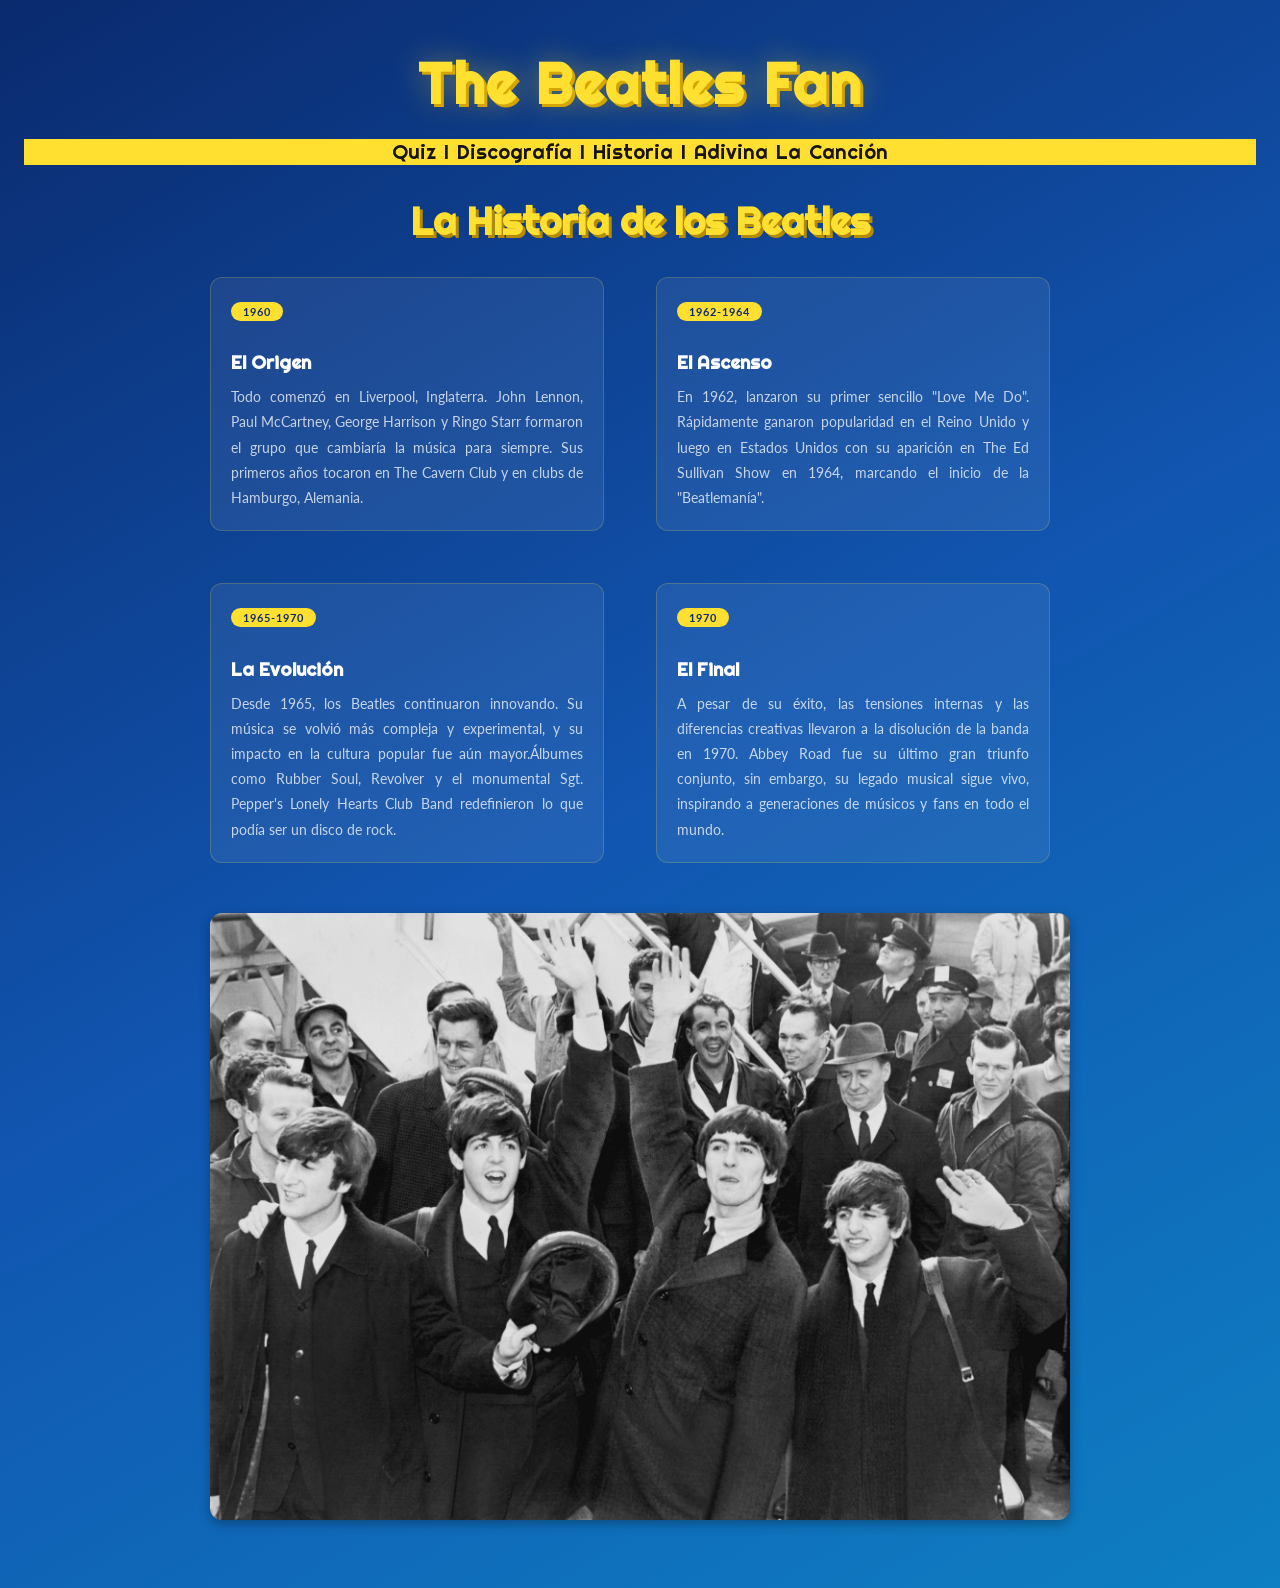
<file: historia.html>
<!DOCTYPE html>
<html lang="es">
<head>
  <meta charset="UTF-8">
  <title>La historia de los Beatles</title>
  <link rel="preconnect" href="https://fonts.googleapis.com">
  <link href="https://fonts.googleapis.com/css2?family=Righteous&family=Lato:wght@400;700&display=swap" rel="stylesheet">
  
  <style>

    * {
      cursor: url("https://sweezy-cursors.com/wp-content/uploads/cursor/the-beatles/the-beatles-cursor-32x32.png"), auto;
      
    }
    .clickable {
      cursor: url("https://sweezy-cursors.com/wp-content/uploads/cursor/the-beatles/the-beatles-pointer-32x32.png"), pointer;
    }
    
    body {
      font-family: 'Lato', sans-serif;
      background: linear-gradient(150deg, #0a2a6e, #1155b0 50%, #0e7fc2);
      min-height: 100vh;
      padding: 30px 16px;
    }
    /* navegacion */
    .navigation{
      background-color: #FFE030;
      color: rgb(25, 20, 20);
      text-align: center;
      font-family: 'Righteous', cursive;
      font-size: 20px;
      font-weight: 100;
      word-spacing: 2px;  
    }
    /* titulo principal */
    h1 {
      font-family: 'Righteous', cursive;
      font-size: 3.5rem;
      color: #FFE030;
      text-shadow:
          3px 3px 0px #d4a500,
          0 0 30px rgba(255, 224, 48, 0.4);
      margin: 10px 0 20px;
      letter-spacing: 2px;
      text-align: center;
    }
    /*titulo historia*/
    h2 {
      font-family: 'Righteous', cursive;
      color: #FFE030;
      font-size: 2.4rem;
      text-align: center;
      text-shadow: 3px 3px 0 #b38a00;
      margin-bottom: 6px;
    }

    p{
        color: #fff;
        font-size: 1.2rem;
        max-width: 600px;
        margin: 0 auto;
        line-height: 1.6;
        text-align: justify;
    }
    img[alt="beatles_america"] {
      display: block; 
      margin: 30px auto; 
      max-width: 100%; 
      border-radius: 12px; 
      box-shadow: 0 4px 12px rgba(0,0,0,0.3);
    }
    /* grid principal */
    #historia {
      max-width: 860px;
      margin: 0 auto;
    }
    .grid {
      display: grid;
      grid-template-columns: 1fr 1fr;
      gap: 2rem;
      margin-top: 2rem;
    }
    @media (max-width: 700px) { .grid { grid-template-columns: 1fr; } }
    /* bloques */
    .block {
      background: rgba(255, 255, 255, 0.07);
      border: 1px solid rgba(255, 224, 48, 0.2);
      border-radius: 12px;
      padding: 22px 20px 20px;
      position: relative;
      transition: background 0.2s ease, border-color 0.2s ease;
      margin-right: 20px; 
      margin-bottom: 20px;
    }
    .block:hover {
      background: rgba(255, 255, 255, 0.12);
      border-color: rgba(255, 224, 48, 0.45);
    }
    .block h3 {
      font-family: 'Righteous', cursive;
      color: #fff;
      font-size: 1.15rem;
      margin-bottom: 10px;
    }
    .block p {
      color: rgba(255, 255, 255, 0.75);
      font-size: 0.9rem;
      line-height: 1.75;
    }
      /* texto año */
    .tiempo {
      display: inline-block;
      background: #FFE030;
      color: #0a2a6e;
      font-size: 0.7rem;
      font-weight: 700;
      padding: 3px 12px;
      border-radius: 20px;
      letter-spacing: 1px;
      margin-bottom: 12px;
    }
    
  </style>
</head>
<body>
    <a href="index.html" style="text-decoration: none;"><h1>The Beatles Fan</h1> </a>
    <!-- navegacion -->
    <div class="navigation">
        <a style="text-decoration:none" href="quiz.html" type="text/css">Quiz I</a> <a style="text-decoration:none" href="discos.html" type="text/css">Discografía </a> <a style="text-decoration:none" href="historia.html" type="text/css">I Historia I</a><a style="text-decoration:none" href="adivina-cancion\juego.html" type="text/css"> Adivina La Canción</a><style>
                a { color: rgb(25, 20, 20); }
        </style>  
    </div>
    <h2>La Historia de los Beatles</h2>
    <div id="historia">
        <div class="grid">
            <div class="block">
                <span class="tiempo">1960</span>
                <h3>El Origen</h3>
                <p>Todo comenzó en Liverpool, Inglaterra. John Lennon, Paul McCartney, George Harrison y Ringo Starr formaron el grupo que cambiaría la música para siempre. Sus primeros años tocaron en The Cavern Club y en clubs de Hamburgo, Alemania.</p>
            </div>
            <div class="block">
                <span class="tiempo">1962-1964</span>
                <h3>El Ascenso</h3>
                <p>En 1962, lanzaron su primer sencillo "Love Me Do". Rápidamente ganaron popularidad en el Reino Unido y luego en Estados Unidos con su aparición en The Ed Sullivan Show en 1964, marcando el inicio de la "Beatlemanía".</p>
            </div>
            <div class="block">
                <span class="tiempo">1965-1970</span>
                <h3>La Evolución</h3>
                <p>Desde 1965, los Beatles continuaron innovando. Su música se volvió más compleja y experimental, y su impacto en la cultura popular fue aún mayor.Álbumes como Rubber Soul, Revolver y el monumental Sgt. Pepper's Lonely Hearts Club Band redefinieron lo que podía ser un disco de rock.</p>
            </div>
            <div class="block">
                <span class="tiempo">1970</span>
                <h3>El Final</h3>
                <p>A pesar de su éxito, las tensiones internas y las diferencias creativas llevaron a la disolución de la banda en 1970.  Abbey Road fue su último gran triunfo conjunto, sin embargo, su legado musical sigue vivo, inspirando a generaciones de músicos y fans en todo el mundo.</p>
        </div>
    </div>
    <img src="Imagenes/The_Beatles_in_America.jpg" alt="beatles_america">
    
</body>
</html>
</file>
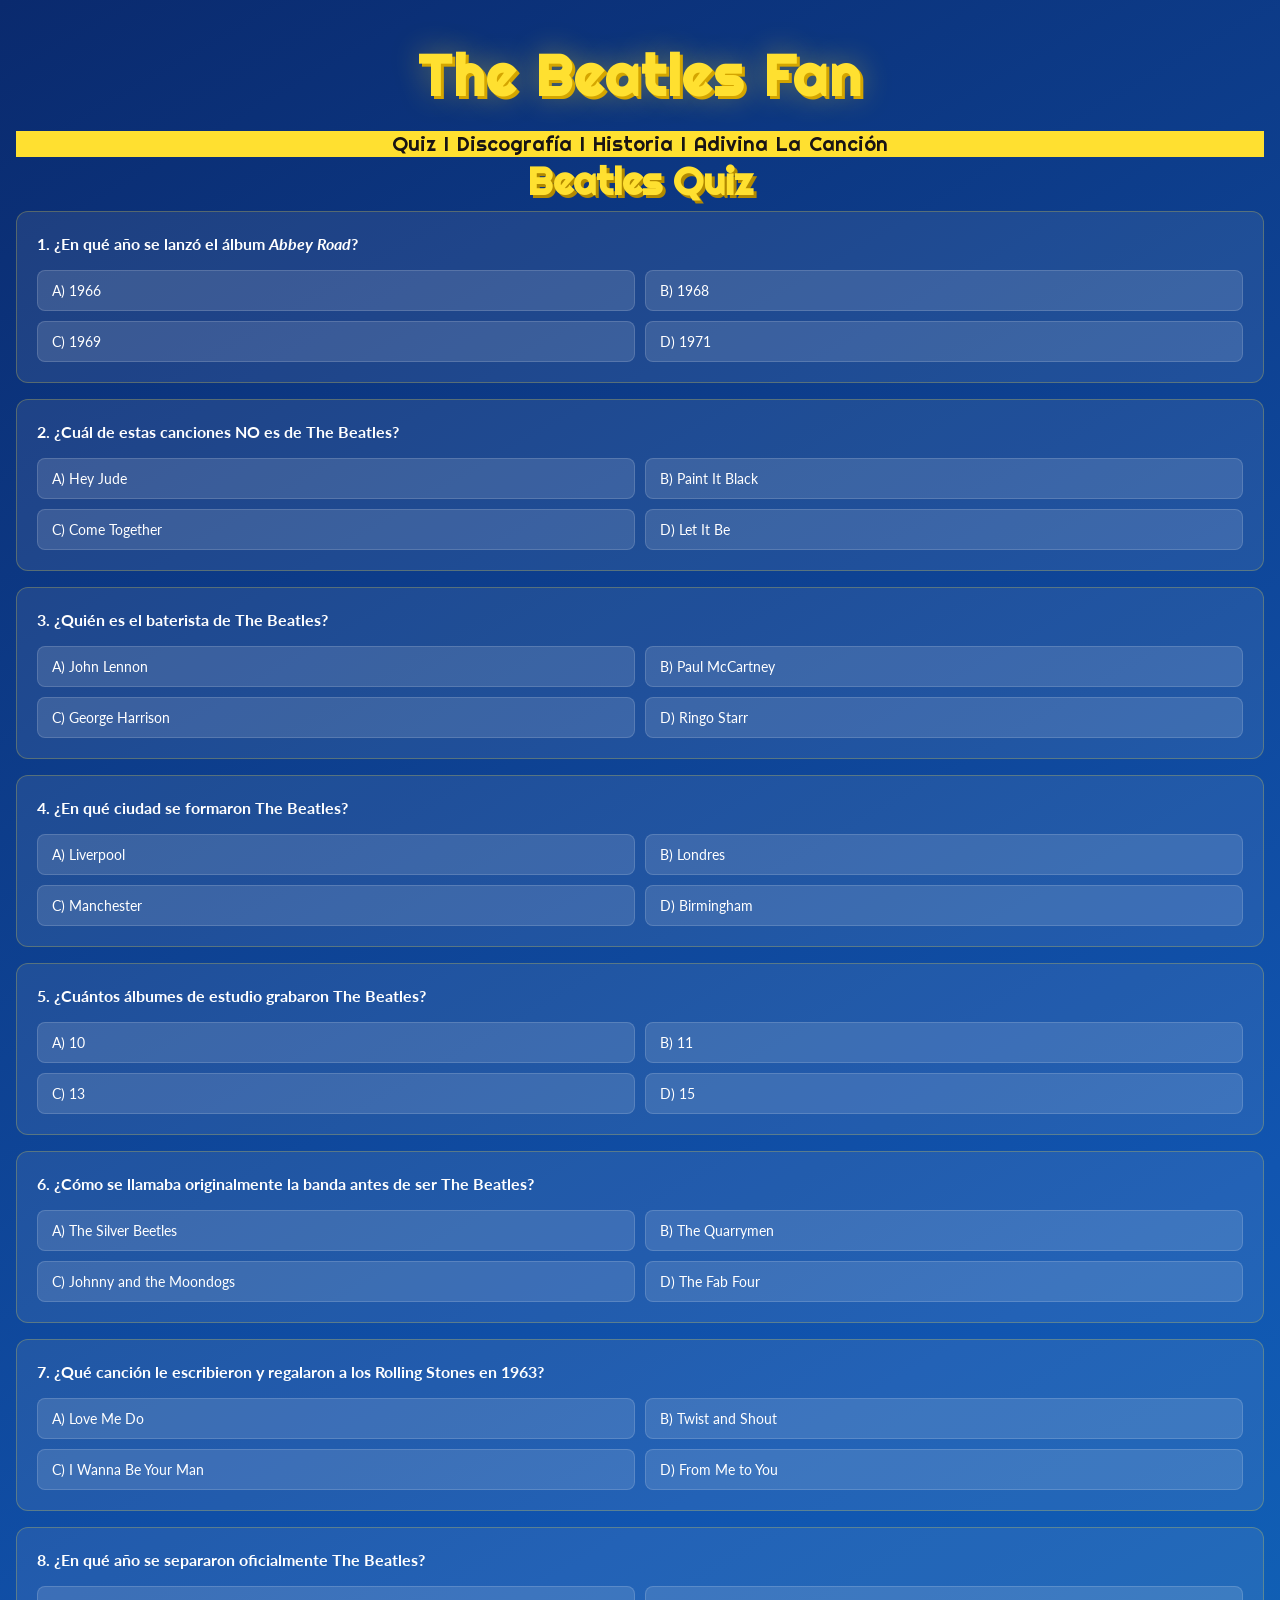
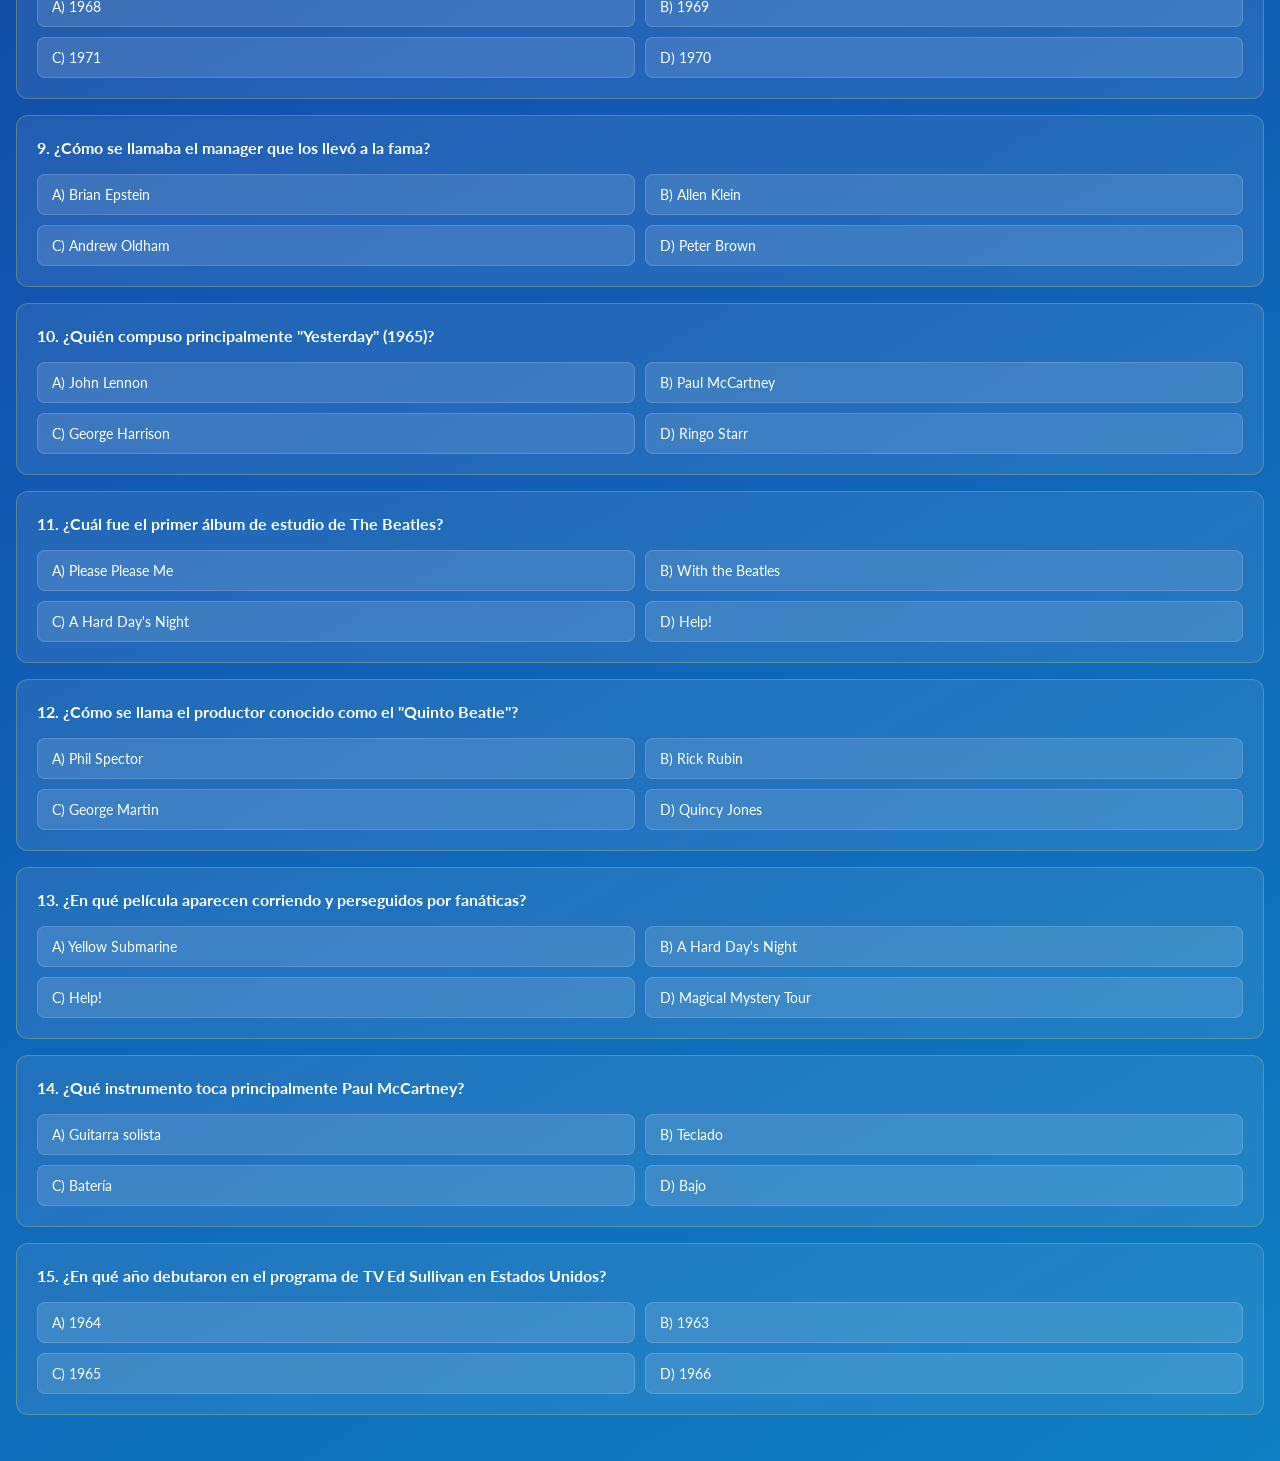
<file: quiz.html>
<!DOCTYPE html>
<html lang="es">
<head>
  <meta charset="UTF-8">
  <title>Beatles Quiz</title>
  <link rel="preconnect" href="https://fonts.googleapis.com">
  <link href="https://fonts.googleapis.com/css2?family=Righteous&family=Lato:wght@400;700&display=swap" rel="stylesheet">
  <style>

    * {
      cursor: url("https://sweezy-cursors.com/wp-content/uploads/cursor/the-beatles/the-beatles-cursor-32x32.png"), auto;
      
    }
    .clickable {
      cursor: url("https://sweezy-cursors.com/wp-content/uploads/cursor/the-beatles/the-beatles-pointer-32x32.png"), pointer;
    }
    * { box-sizing: border-box; margin: 0; padding: 0; }

    body {
      font-family: 'Lato', sans-serif;
      background: linear-gradient(150deg, #0a2a6e, #1155b0 50%, #0e7fc2);
      min-height: 100vh;
      padding: 30px 16px;
    }

    .quiz-wrap {
      max-width: 640px;
      margin: 0 auto;
    }
    /*titulo principal*/
    h1 {
      font-family: 'Righteous', cursive;
      font-size: 3.5rem;
      color: #FFE030;
      text-shadow:
          3px 3px 0px #d4a500,
          0 0 30px rgba(255, 224, 48, 0.4);
      margin: 10px 0 20px;
      letter-spacing: 2px;
      text-align: center;
    }
    /*titulo quiz*/
    h2 {
      font-family: 'Righteous', cursive;
      color: #FFE030;
      font-size: 2.4rem;
      text-align: center;
      text-shadow: 3px 3px 0 #b38a00;
      margin-bottom: 6px;
    }
    /*nav*/
    .navigation{
      background-color: #FFE030;
      color: rgb(25, 20, 20);
      text-align: center;
      font-family: 'Righteous', cursive;
      font-size: 20px;
      font-weight: 100;
      word-spacing: 2px;  
    }
    .subtitle {
      text-align: center;
      color: rgba(255,255,255,0.6);
      margin-bottom: 28px;
      font-size: 0.9rem;
    }

    /* tarjeta por pregunta */
    .question {
      background: rgba(255,255,255,0.08);
      border: 1px solid rgba(255,224,48,0.25);
      border-radius: 12px;
      padding: 20px;
      margin-bottom: 16px;
    }

    .question h3 {
      color: #fff;
      font-size: 1rem;
      line-height: 1.5;
      margin-bottom: 14px;
    }

    /*ocultar radios reales */
    input[type="radio"] { display: none; }

    /* opciones */
    .choices {
      display: grid;
      grid-template-columns: 1fr 1fr;
      gap: 10px;
    }

    .choices label {
      display: block;
      background: rgba(255,255,255,0.12);
      color: #fff;
      padding: 11px 14px;
      border-radius: 8px;
      cursor: pointer;
      font-size: 0.88rem;
      border: 1.5px solid rgba(255,255,255,0.15);
      transition: background 0.15s;
    }

    .choices label:hover {
      background: rgba(255,255,255,0.22);
    }

    /* feedback */
    .feedback { display: none; margin-top: 12px; padding: 10px 14px; border-radius: 8px; font-size: 0.85rem; font-weight: 700; line-height: 1.4; }
    .ok { background: rgba(34,197,94,0.2);  color: #86efac; border: 1px solid rgba(34,197,94,0.4); }
    .ko { background: rgba(239,68,68,0.15); color: #fca5a5; border: 1px solid rgba(239,68,68,0.35); }

    /* PREGUNTA 1 — correcta: q1-c (1969)*/
    #q1-c:checked ~ .choices label[for="q1-c"] { background:#16a34a; border-color:#16a34a; }
    #q1-a:checked ~ .choices label[for="q1-a"],
    #q1-b:checked ~ .choices label[for="q1-b"],
    #q1-d:checked ~ .choices label[for="q1-d"] { background:#991b1b; border-color:#991b1b; }
    #q1-a:checked ~ .choices label[for="q1-c"],
    #q1-b:checked ~ .choices label[for="q1-c"],
    #q1-d:checked ~ .choices label[for="q1-c"] { background:#16a34a; border-color:#16a34a; }
    #q1-c:checked ~ .ok  { display:block; }
    #q1-a:checked ~ .ko,
    #q1-b:checked ~ .ko,
    #q1-d:checked ~ .ko  { display:block; }

    /* PREGUNTA 2 — correcta: q2-b (Paint It Black)*/
    #q2-b:checked ~ .choices label[for="q2-b"] { background:#16a34a; border-color:#16a34a; }
    #q2-a:checked ~ .choices label[for="q2-a"],
    #q2-c:checked ~ .choices label[for="q2-c"],
    #q2-d:checked ~ .choices label[for="q2-d"] { background:#991b1b; border-color:#991b1b; }
    #q2-a:checked ~ .choices label[for="q2-b"],
    #q2-c:checked ~ .choices label[for="q2-b"],
    #q2-d:checked ~ .choices label[for="q2-b"] { background:#16a34a; border-color:#16a34a; }
    #q2-b:checked ~ .ok  { display:block; }
    #q2-a:checked ~ .ko,
    #q2-c:checked ~ .ko,
    #q2-d:checked ~ .ko  { display:block; }

    /*PREGUNTA 3 — correcta: q3-d (Ringo Starr)*/
    #q3-d:checked ~ .choices label[for="q3-d"] { background:#16a34a; border-color:#16a34a; }
    #q3-a:checked ~ .choices label[for="q3-a"],
    #q3-b:checked ~ .choices label[for="q3-b"],
    #q3-c:checked ~ .choices label[for="q3-c"] { background:#991b1b; border-color:#991b1b; }
    #q3-a:checked ~ .choices label[for="q3-d"],
    #q3-b:checked ~ .choices label[for="q3-d"],
    #q3-c:checked ~ .choices label[for="q3-d"] { background:#16a34a; border-color:#16a34a; }
    #q3-d:checked ~ .ok  { display:block; }
    #q3-a:checked ~ .ko,
    #q3-b:checked ~ .ko,
    #q3-c:checked ~ .ko  { display:block; }

    /*PREGUNTA 4 — correcta: q4-a (Liverpool)*/
    #q4-a:checked ~ .choices label[for="q4-a"] { background:#16a34a; border-color:#16a34a; }
    #q4-b:checked ~ .choices label[for="q4-b"],
    #q4-c:checked ~ .choices label[for="q4-c"],
    #q4-d:checked ~ .choices label[for="q4-d"] { background:#991b1b; border-color:#991b1b; }
    #q4-b:checked ~ .choices label[for="q4-a"],
    #q4-c:checked ~ .choices label[for="q4-a"],
    #q4-d:checked ~ .choices label[for="q4-a"] { background:#16a34a; border-color:#16a34a; }
    #q4-a:checked ~ .ok  { display:block; }
    #q4-b:checked ~ .ko,
    #q4-c:checked ~ .ko,
    #q4-d:checked ~ .ko  { display:block; }

    /* PREGUNTA 5 — correcta: q5-c (13)*/
    #q5-c:checked ~ .choices label[for="q5-c"] { background:#16a34a; border-color:#16a34a; }
    #q5-a:checked ~ .choices label[for="q5-a"],
    #q5-b:checked ~ .choices label[for="q5-b"],
    #q5-d:checked ~ .choices label[for="q5-d"] { background:#991b1b; border-color:#991b1b; }
    #q5-a:checked ~ .choices label[for="q5-c"],
    #q5-b:checked ~ .choices label[for="q5-c"],
    #q5-d:checked ~ .choices label[for="q5-c"] { background:#16a34a; border-color:#16a34a; }
    #q5-c:checked ~ .ok  { display:block; }
    #q5-a:checked ~ .ko,
    #q5-b:checked ~ .ko,
    #q5-d:checked ~ .ko  { display:block; }

    /* PREGUNTA 6 — correcta: q6-b (The Quarrymen)*/
    #q6-b:checked ~ .choices label[for="q6-b"] { background:#16a34a; border-color:#16a34a; }
    #q6-a:checked ~ .choices label[for="q6-a"],
    #q6-c:checked ~ .choices label[for="q6-c"],
    #q6-d:checked ~ .choices label[for="q6-d"] { background:#991b1b; border-color:#991b1b; }
    #q6-a:checked ~ .choices label[for="q6-b"],
    #q6-c:checked ~ .choices label[for="q6-b"],
    #q6-d:checked ~ .choices label[for="q6-b"] { background:#16a34a; border-color:#16a34a; }
    #q6-b:checked ~ .ok  { display:block; }
    #q6-a:checked ~ .ko,
    #q6-c:checked ~ .ko,
    #q6-d:checked ~ .ko  { display:block; }

    /* PREGUNTA 7 — correcta: q7-c (I Wanna Be Your Man)*/
    #q7-c:checked ~ .choices label[for="q7-c"] { background:#16a34a; border-color:#16a34a; }
    #q7-a:checked ~ .choices label[for="q7-a"],
    #q7-b:checked ~ .choices label[for="q7-b"],
    #q7-d:checked ~ .choices label[for="q7-d"] { background:#991b1b; border-color:#991b1b; }
    #q7-a:checked ~ .choices label[for="q7-c"],
    #q7-b:checked ~ .choices label[for="q7-c"],
    #q7-d:checked ~ .choices label[for="q7-c"] { background:#16a34a; border-color:#16a34a; }
    #q7-c:checked ~ .ok  { display:block; }
    #q7-a:checked ~ .ko,
    #q7-b:checked ~ .ko,
    #q7-d:checked ~ .ko  { display:block; }

    /* PREGUNTA 8 — correcta: q8-d (1970)*/
    #q8-d:checked ~ .choices label[for="q8-d"] { background:#16a34a; border-color:#16a34a; }
    #q8-a:checked ~ .choices label[for="q8-a"],
    #q8-b:checked ~ .choices label[for="q8-b"],
    #q8-c:checked ~ .choices label[for="q8-c"] { background:#991b1b; border-color:#991b1b; }
    #q8-a:checked ~ .choices label[for="q8-d"],
    #q8-b:checked ~ .choices label[for="q8-d"],
    #q8-c:checked ~ .choices label[for="q8-d"] { background:#16a34a; border-color:#16a34a; }
    #q8-d:checked ~ .ok  { display:block; }
    #q8-a:checked ~ .ko,
    #q8-b:checked ~ .ko,
    #q8-c:checked ~ .ko  { display:block; }

    /* PREGUNTA 9 — correcta: q9-a (Brian Epstein) */
    #q9-a:checked ~ .choices label[for="q9-a"] { background:#16a34a; border-color:#16a34a; }
    #q9-b:checked ~ .choices label[for="q9-b"],
    #q9-c:checked ~ .choices label[for="q9-c"],
    #q9-d:checked ~ .choices label[for="q9-d"] { background:#991b1b; border-color:#991b1b; }
    #q9-b:checked ~ .choices label[for="q9-a"],
    #q9-c:checked ~ .choices label[for="q9-a"],
    #q9-d:checked ~ .choices label[for="q9-a"] { background:#16a34a; border-color:#16a34a; }
    #q9-a:checked ~ .ok  { display:block; }
    #q9-b:checked ~ .ko,
    #q9-c:checked ~ .ko,
    #q9-d:checked ~ .ko  { display:block; }

    /* PREGUNTA 10 — correcta: q10-b (Paul McCartney) */
    #q10-b:checked ~ .choices label[for="q10-b"] { background:#16a34a; border-color:#16a34a; }
    #q10-a:checked ~ .choices label[for="q10-a"],
    #q10-c:checked ~ .choices label[for="q10-c"],
    #q10-d:checked ~ .choices label[for="q10-d"] { background:#991b1b; border-color:#991b1b; }
    #q10-a:checked ~ .choices label[for="q10-b"],
    #q10-c:checked ~ .choices label[for="q10-b"],
    #q10-d:checked ~ .choices label[for="q10-b"] { background:#16a34a; border-color:#16a34a; }
    #q10-b:checked ~ .ok  { display:block; }
    #q10-a:checked ~ .ko,
    #q10-c:checked ~ .ko,
    #q10-d:checked ~ .ko  { display:block; }

    /* PREGUNTA 11 — correcta: q11-a (Please Please Me) */
    #q11-a:checked ~ .choices label[for="q11-a"] { background:#16a34a; border-color:#16a34a; }
    #q11-b:checked ~ .choices label[for="q11-b"],
    #q11-c:checked ~ .choices label[for="q11-c"],
    #q11-d:checked ~ .choices label[for="q11-d"] { background:#991b1b; border-color:#991b1b; }
    #q11-b:checked ~ .choices label[for="q11-a"],
    #q11-c:checked ~ .choices label[for="q11-a"],
    #q11-d:checked ~ .choices label[for="q11-a"] { background:#16a34a; border-color:#16a34a; }
    #q11-a:checked ~ .ok  { display:block; }
    #q11-b:checked ~ .ko,
    #q11-c:checked ~ .ko,
    #q11-d:checked ~ .ko  { display:block; }

    /* PREGUNTA 12 — correcta: q12-c (George Martin)*/
    #q12-c:checked ~ .choices label[for="q12-c"] { background:#16a34a; border-color:#16a34a; }
    #q12-a:checked ~ .choices label[for="q12-a"],
    #q12-b:checked ~ .choices label[for="q12-b"],
    #q12-d:checked ~ .choices label[for="q12-d"] { background:#991b1b; border-color:#991b1b; }
    #q12-a:checked ~ .choices label[for="q12-c"],
    #q12-b:checked ~ .choices label[for="q12-c"],
    #q12-d:checked ~ .choices label[for="q12-c"] { background:#16a34a; border-color:#16a34a; }
    #q12-c:checked ~ .ok  { display:block; }
    #q12-a:checked ~ .ko,
    #q12-b:checked ~ .ko,
    #q12-d:checked ~ .ko  { display:block; }

    /* PREGUNTA 13 — correcta: q13-b (A Hard Day's Night)*/
    #q13-b:checked ~ .choices label[for="q13-b"] { background:#16a34a; border-color:#16a34a; }
    #q13-a:checked ~ .choices label[for="q13-a"],
    #q13-c:checked ~ .choices label[for="q13-c"],
    #q13-d:checked ~ .choices label[for="q13-d"] { background:#991b1b; border-color:#991b1b; }
    #q13-a:checked ~ .choices label[for="q13-b"],
    #q13-c:checked ~ .choices label[for="q13-b"],
    #q13-d:checked ~ .choices label[for="q13-b"] { background:#16a34a; border-color:#16a34a; }
    #q13-b:checked ~ .ok  { display:block; }
    #q13-a:checked ~ .ko,
    #q13-c:checked ~ .ko,
    #q13-d:checked ~ .ko  { display:block; }

    /* PREGUNTA 14 — correcta: q14-d (Bajo)*/
    #q14-d:checked ~ .choices label[for="q14-d"] { background:#16a34a; border-color:#16a34a; }
    #q14-a:checked ~ .choices label[for="q14-a"],
    #q14-b:checked ~ .choices label[for="q14-b"],
    #q14-c:checked ~ .choices label[for="q14-c"] { background:#991b1b; border-color:#991b1b; }
    #q14-a:checked ~ .choices label[for="q14-d"],
    #q14-b:checked ~ .choices label[for="q14-d"],
    #q14-c:checked ~ .choices label[for="q14-d"] { background:#16a34a; border-color:#16a34a; }
    #q14-d:checked ~ .ok  { display:block; }
    #q14-a:checked ~ .ko,
    #q14-b:checked ~ .ko,
    #q14-c:checked ~ .ko  { display:block; }

    /* PREGUNTA 15 — correcta: q15-a (1964)*/
    #q15-a:checked ~ .choices label[for="q15-a"] { background:#16a34a; border-color:#16a34a; }
    #q15-b:checked ~ .choices label[for="q15-b"],
    #q15-c:checked ~ .choices label[for="q15-c"],
    #q15-d:checked ~ .choices label[for="q15-d"] { background:#991b1b; border-color:#991b1b; }
    #q15-b:checked ~ .choices label[for="q15-a"],
    #q15-c:checked ~ .choices label[for="q15-a"],
    #q15-d:checked ~ .choices label[for="q15-a"] { background:#16a34a; border-color:#16a34a; }
    #q15-a:checked ~ .ok  { display:block; }
    #q15-b:checked ~ .ko,
    #q15-c:checked ~ .ko,
    #q15-d:checked ~ .ko  { display:block; }

    footer {
      text-align: center;
      color: rgba(255,255,255,0.35);
      margin-top: 24px;
      font-size: 0.78rem;
    }
  </style>
</head>
<body>

    <a href="index.html" style="text-decoration: none;"><h1>The Beatles Fan</h1> </a>
    <!-- navegacion -->
    <div class="navigation">
        <a style="text-decoration:none" href="quiz.html" type="text/css">Quiz I</a> <a style="text-decoration:none" href="discos.html" type="text/css">Discografía </a> <a style="text-decoration:none" href="historia.html" type="text/css">I Historia I</a><a style="text-decoration:none" href="adivina-cancion\juego.html" type="text/css"> Adivina La Canción</a><style>
                a { color: rgb(25, 20, 20); }
        </style>  
    </div>

    <h2>Beatles Quiz</h2>
    <!-- PREGUNTA 1 -->
    <div class="question">
      <input type="radio" name="q1" id="q1-a">
      <input type="radio" name="q1" id="q1-b">
      <input type="radio" name="q1" id="q1-c">
      <input type="radio" name="q1" id="q1-d">
      <h3>1. ¿En qué año se lanzó el álbum <em>Abbey Road</em>?</h3>
      <div class="choices">
        <label for="q1-a">A) 1966</label>
        <label for="q1-b">B) 1968</label>
        <label for="q1-c">C) 1969</label>
        <label for="q1-d">D) 1971</label>
      </div>
      <p class="feedback ok">✓ ¡Correcto! Abbey Road salió en septiembre de 1969, penúltimo álbum del grupo.</p>
      <p class="feedback ko">✗ Incorrecto. La respuesta era C) 1969 — penúltimo álbum antes de "Let It Be".</p>
    </div>

    <!-- PREGUNTA 2 -->
    <div class="question">
      <input type="radio" name="q2" id="q2-a">
      <input type="radio" name="q2" id="q2-b">
      <input type="radio" name="q2" id="q2-c">
      <input type="radio" name="q2" id="q2-d">
      <h3>2. ¿Cuál de estas canciones NO es de The Beatles?</h3>
      <div class="choices">
        <label for="q2-a">A) Hey Jude</label>
        <label for="q2-b">B) Paint It Black</label>
        <label for="q2-c">C) Come Together</label>
        <label for="q2-d">D) Let It Be</label>
      </div>
      <p class="feedback ok">✓ ¡Correcto! "Paint It Black" es de los Rolling Stones (1966).</p>
      <p class="feedback ko">✗ Incorrecto. La respuesta era B) Paint It Black — es de los Rolling Stones.</p>
    </div>

    <!-- PREGUNTA 3 -->
    <div class="question">
      <input type="radio" name="q3" id="q3-a">
      <input type="radio" name="q3" id="q3-b">
      <input type="radio" name="q3" id="q3-c">
      <input type="radio" name="q3" id="q3-d">
      <h3>3. ¿Quién es el baterista de The Beatles?</h3>
      <div class="choices">
        <label for="q3-a">A) John Lennon</label>
        <label for="q3-b">B) Paul McCartney</label>
        <label for="q3-c">C) George Harrison</label>
        <label for="q3-d">D) Ringo Starr</label>
      </div>
      <p class="feedback ok">✓ ¡Correcto! Ringo Starr reemplazó a Pete Best en agosto de 1962.</p>
      <p class="feedback ko">✗ Incorrecto. La respuesta era D) Ringo Starr, que se unió en 1962.</p>
    </div>

    <!-- PREGUNTA 4 -->
    <div class="question">
      <input type="radio" name="q4" id="q4-a">
      <input type="radio" name="q4" id="q4-b">
      <input type="radio" name="q4" id="q4-c">
      <input type="radio" name="q4" id="q4-d">
      <h3>4. ¿En qué ciudad se formaron The Beatles?</h3>
      <div class="choices">
        <label for="q4-a">A) Liverpool</label>
        <label for="q4-b">B) Londres</label>
        <label for="q4-c">C) Manchester</label>
        <label for="q4-d">D) Birmingham</label>
      </div>
      <p class="feedback ok">✓ ¡Correcto! The Beatles se formaron en Liverpool en 1960.</p>
      <p class="feedback ko">✗ Incorrecto. La respuesta era A) Liverpool, donde se formaron en 1960.</p>
    </div>

    <!-- PREGUNTA 5 -->
    <div class="question">
      <input type="radio" name="q5" id="q5-a">
      <input type="radio" name="q5" id="q5-b">
      <input type="radio" name="q5" id="q5-c">
      <input type="radio" name="q5" id="q5-d">
      <h3>5. ¿Cuántos álbumes de estudio grabaron The Beatles?</h3>
      <div class="choices">
        <label for="q5-a">A) 10</label>
        <label for="q5-b">B) 11</label>
        <label for="q5-c">C) 13</label>
        <label for="q5-d">D) 15</label>
      </div>
      <p class="feedback ok">✓ ¡Correcto! Grabaron 13 álbumes de estudio entre 1963 y 1970.</p>
      <p class="feedback ko">✗ Incorrecto. La respuesta era C) 13 álbumes, desde Please Please Me hasta Let It Be.</p>
    </div>

    <!-- PREGUNTA 6 -->
    <div class="question">
      <input type="radio" name="q6" id="q6-a">
      <input type="radio" name="q6" id="q6-b">
      <input type="radio" name="q6" id="q6-c">
      <input type="radio" name="q6" id="q6-d">
      <h3>6. ¿Cómo se llamaba originalmente la banda antes de ser The Beatles?</h3>
      <div class="choices">
        <label for="q6-a">A) The Silver Beetles</label>
        <label for="q6-b">B) The Quarrymen</label>
        <label for="q6-c">C) Johnny and the Moondogs</label>
        <label for="q6-d">D) The Fab Four</label>
      </div>
      <p class="feedback ok">✓ ¡Correcto! John Lennon fundó The Quarrymen en 1956. Pasaron por varios nombres antes de llegar a The Beatles en 1960.</p>
      <p class="feedback ko">✗ Incorrecto. La respuesta era B) The Quarrymen, fundado por John Lennon en 1956.</p>
    </div>

    <!-- PREGUNTA 7 -->
    <div class="question">
      <input type="radio" name="q7" id="q7-a">
      <input type="radio" name="q7" id="q7-b">
      <input type="radio" name="q7" id="q7-c">
      <input type="radio" name="q7" id="q7-d">
      <h3>7. ¿Qué canción le escribieron y regalaron a los Rolling Stones en 1963?</h3>
      <div class="choices">
        <label for="q7-a">A) Love Me Do</label>
        <label for="q7-b">B) Twist and Shout</label>
        <label for="q7-c">C) I Wanna Be Your Man</label>
        <label for="q7-d">D) From Me to You</label>
      </div>
      <p class="feedback ok">✓ ¡Correcto! Lennon y McCartney le dieron "I Wanna Be Your Man" a los Stones, que la convirtieron en su segundo single.</p>
      <p class="feedback ko">✗ Incorrecto. Era C) I Wanna Be Your Man — Lennon y McCartney la escribieron en el acto y se la regalaron.</p>
    </div>

    <!-- PREGUNTA 8 -->
    <div class="question">
      <input type="radio" name="q8" id="q8-a">
      <input type="radio" name="q8" id="q8-b">
      <input type="radio" name="q8" id="q8-c">
      <input type="radio" name="q8" id="q8-d">
      <h3>8. ¿En qué año se separaron oficialmente The Beatles?</h3>
      <div class="choices">
        <label for="q8-a">A) 1968</label>
        <label for="q8-b">B) 1969</label>
        <label for="q8-c">C) 1971</label>
        <label for="q8-d">D) 1970</label>
      </div>
      <p class="feedback ok">✓ ¡Correcto! Paul McCartney anunció su salida en abril de 1970, disolviendo oficialmente la banda.</p>
      <p class="feedback ko">✗ Incorrecto. Era D) 1970 — Paul McCartney anunció su salida en abril de ese año.</p>
    </div>

    <!-- PREGUNTA 9 -->
    <div class="question">
      <input type="radio" name="q9" id="q9-a">
      <input type="radio" name="q9" id="q9-b">
      <input type="radio" name="q9" id="q9-c">
      <input type="radio" name="q9" id="q9-d">
      <h3>9. ¿Cómo se llamaba el manager que los llevó a la fama?</h3>
      <div class="choices">
        <label for="q9-a">A) Brian Epstein</label>
        <label for="q9-b">B) Allen Klein</label>
        <label for="q9-c">C) Andrew Oldham</label>
        <label for="q9-d">D) Peter Brown</label>
      </div>
      <p class="feedback ok">✓ ¡Correcto! Brian Epstein los descubrió en el Cavern Club de Liverpool en 1961 y los gestionó hasta su muerte en 1967.</p>
      <p class="feedback ko">✗ Incorrecto. Era A) Brian Epstein, quien los descubrió en el Cavern Club en 1961.</p>
    </div>

    <!-- PREGUNTA 10 -->
    <div class="question">
      <input type="radio" name="q10" id="q10-a">
      <input type="radio" name="q10" id="q10-b">
      <input type="radio" name="q10" id="q10-c">
      <input type="radio" name="q10" id="q10-d">
      <h3>10. ¿Quién compuso principalmente "Yesterday" (1965)?</h3>
      <div class="choices">
        <label for="q10-a">A) John Lennon</label>
        <label for="q10-b">B) Paul McCartney</label>
        <label for="q10-c">C) George Harrison</label>
        <label for="q10-d">D) Ringo Starr</label>
      </div>
      <p class="feedback ok">✓ ¡Correcto! McCartney compuso la melodía soñando. Es la canción más versionada de la historia, con más de 2.200 covers.</p>
      <p class="feedback ko">✗ Incorrecto. Era B) Paul McCartney, que literalmente soñó la melodía y la escribió al despertar.</p>
    </div>

    <!-- PREGUNTA 11 -->
    <div class="question">
      <input type="radio" name="q11" id="q11-a">
      <input type="radio" name="q11" id="q11-b">
      <input type="radio" name="q11" id="q11-c">
      <input type="radio" name="q11" id="q11-d">
      <h3>11. ¿Cuál fue el primer álbum de estudio de The Beatles?</h3>
      <div class="choices">
        <label for="q11-a">A) Please Please Me</label>
        <label for="q11-b">B) With the Beatles</label>
        <label for="q11-c">C) A Hard Day's Night</label>
        <label for="q11-d">D) Help!</label>
      </div>
      <p class="feedback ok">✓ ¡Correcto! Please Please Me fue lanzado el 22 de marzo de 1963, grabado en su mayor parte en un solo día.</p>
      <p class="feedback ko">✗ Incorrecto. Era A) Please Please Me (1963), grabado casi entero en una sola sesión de estudio.</p>
    </div>

    <!-- PREGUNTA 12 -->
    <div class="question">
      <input type="radio" name="q12" id="q12-a">
      <input type="radio" name="q12" id="q12-b">
      <input type="radio" name="q12" id="q12-c">
      <input type="radio" name="q12" id="q12-d">
      <h3>12. ¿Cómo se llama el productor conocido como el "Quinto Beatle"?</h3>
      <div class="choices">
        <label for="q12-a">A) Phil Spector</label>
        <label for="q12-b">B) Rick Rubin</label>
        <label for="q12-c">C) George Martin</label>
        <label for="q12-d">D) Quincy Jones</label>
      </div>
      <p class="feedback ok">✓ ¡Correcto! George Martin produjo casi todos sus álbumes y fue clave en desarrollar su sonido innovador.</p>
      <p class="feedback ko">✗ Incorrecto. Era C) George Martin, quien los produjo desde Please Please Me hasta Abbey Road.</p>
    </div>

    <!-- PREGUNTA 13 -->
    <div class="question">
      <input type="radio" name="q13" id="q13-a">
      <input type="radio" name="q13" id="q13-b">
      <input type="radio" name="q13" id="q13-c">
      <input type="radio" name="q13" id="q13-d">
      <h3>13. ¿En qué película aparecen corriendo y perseguidos por fanáticas?</h3>
      <div class="choices">
        <label for="q13-a">A) Yellow Submarine</label>
        <label for="q13-b">B) A Hard Day's Night</label>
        <label for="q13-c">C) Help!</label>
        <label for="q13-d">D) Magical Mystery Tour</label>
      </div>
      <p class="feedback ok">✓ ¡Correcto! A Hard Day's Night (1964) muestra a los Beatles siendo perseguidos por fans. Es considerada una de las mejores películas de rock.</p>
      <p class="feedback ko">✗ Incorrecto. Era B) A Hard Day's Night (1964), dirigida por Richard Lester.</p>
    </div>

    <!-- PREGUNTA 14 -->
    <div class="question">
      <input type="radio" name="q14" id="q14-a">
      <input type="radio" name="q14" id="q14-b">
      <input type="radio" name="q14" id="q14-c">
      <input type="radio" name="q14" id="q14-d">
      <h3>14. ¿Qué instrumento toca principalmente Paul McCartney?</h3>
      <div class="choices">
        <label for="q14-a">A) Guitarra solista</label>
        <label for="q14-b">B) Teclado</label>
        <label for="q14-c">C) Batería</label>
        <label for="q14-d">D) Bajo</label>
      </div>
      <p class="feedback ok">✓ ¡Correcto! McCartney es considerado uno de los mejores bajistas del rock. También toca piano y guitarra.</p>
      <p class="feedback ko">✗ Incorrecto. Era D) Bajo — aunque también toca piano y guitarra, el bajo es su instrumento principal.</p>
    </div>

    <!-- PREGUNTA 15 -->
    <div class="question">
      <input type="radio" name="q15" id="q15-a">
      <input type="radio" name="q15" id="q15-b">
      <input type="radio" name="q15" id="q15-c">
      <input type="radio" name="q15" id="q15-d">
      <h3>15. ¿En qué año debutaron en el programa de TV Ed Sullivan en Estados Unidos?</h3>
      <div class="choices">
        <label for="q15-a">A) 1964</label>
        <label for="q15-b">B) 1963</label>
        <label for="q15-c">C) 1965</label>
        <label for="q15-d">D) 1966</label>
      </div>
      <p class="feedback ok">✓ ¡Correcto! El 9 de febrero de 1964 tocaron ante 73 millones de espectadores, desencadenando la "Beatlemanía" en EE.UU.</p>
      <p class="feedback ko">✗ Incorrecto. Era A) 1964 — el 9 de febrero, ante 73 millones de espectadores.</p>
    </div>
  </div>

</body>
</html>
</file>
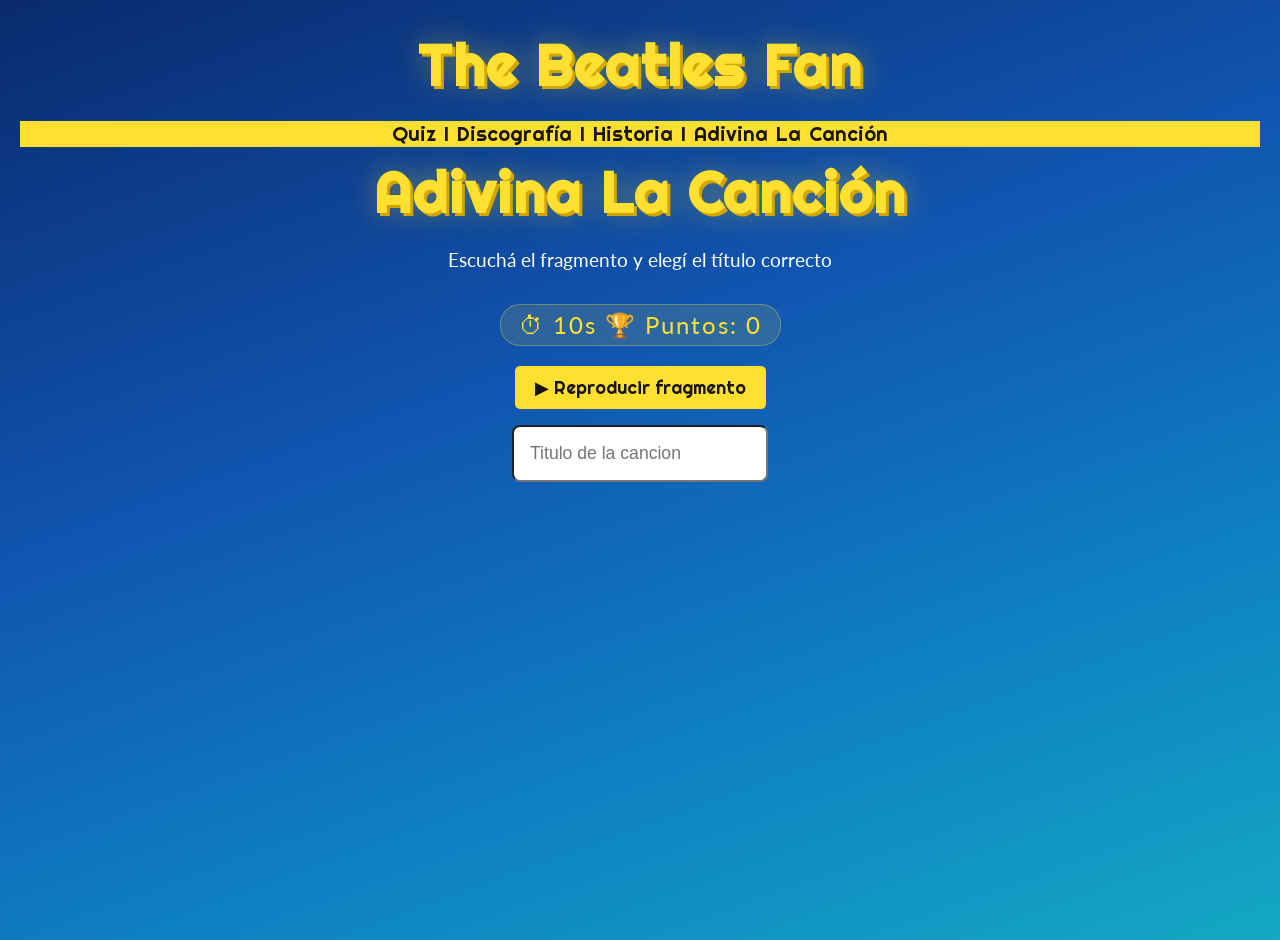
<file: adivina-cancion/juego.html>
<!DOCTYPE html>
<html lang="es">
<head>
    <title>Adivina la canción</title>
    <link rel="preconnect" href="https://fonts.googleapis.com">
    <link href="https://fonts.googleapis.com/css2?family=Righteous&family=Lato:wght@400;700&display=swap" rel="stylesheet">
    <link rel="stylesheet" type="text/css" href="juego.css">
    <link href="C:\Users\matia\OneDrive\Documents\lenguajes\Lenguajes-web\quiz">
    <script type="module" src="juego.js"></script>
</head>
<body>

    <a href="..\index.html" style="text-decoration: none;"><h1>The Beatles Fan</h1> </a>
    <!-- navegacion -->
    <div class="navigation">
        <a style="text-decoration:none" href="..\quiz.html" type="text/css">Quiz I</a> <a style="text-decoration:none" href="..\discos.html" type="text/css">Discografía </a> <a style="text-decoration:none" href="..\historia.html" type="text/css">I Historia I</a><a style="text-decoration:none" href="\adivina-cancion\juego.html" type="text/css"> Adivina La Canción</a><style>
                a { color: rgb(25, 20, 20); }
        </style>  
    </div>

    <main class="game-container">
    <h1>Adivina La Canción</h1>
    <p class="subtitle">Escuchá el fragmento y elegí el título correcto</p>

    <!-- puntaje -->
    <div class="puntaje">
      <span>⏱ <span id="tiempo">10</span>s</span>
      <span>🏆 Puntos: <span id="puntos">0</span></span>
  
    </div>

    <!-- barra de tiempo -->
    <div class="barra">
      <div class="timer-bar" id="timerBar"></div>
    </div>

    <!-- reproductor -->
    <div class="reproductor">
      <button id="btn">▶ Reproducir fragmento</button>
      <audio id="audio"></audio>
    </div>

    <!-- Player de YouTube oculto (0x0, solo audio) -->
    <div id="yt-player"></div>

    <!-- respuesta -->
    <div id="respuesta"><input type="text" id="respuesta-input" placeholder="Titulo de la cancion"></div>

    <!-- feedback -->
    <div class="feedback hidden" id="feedback"></div>

  </main>

</body>
</html>
</file>
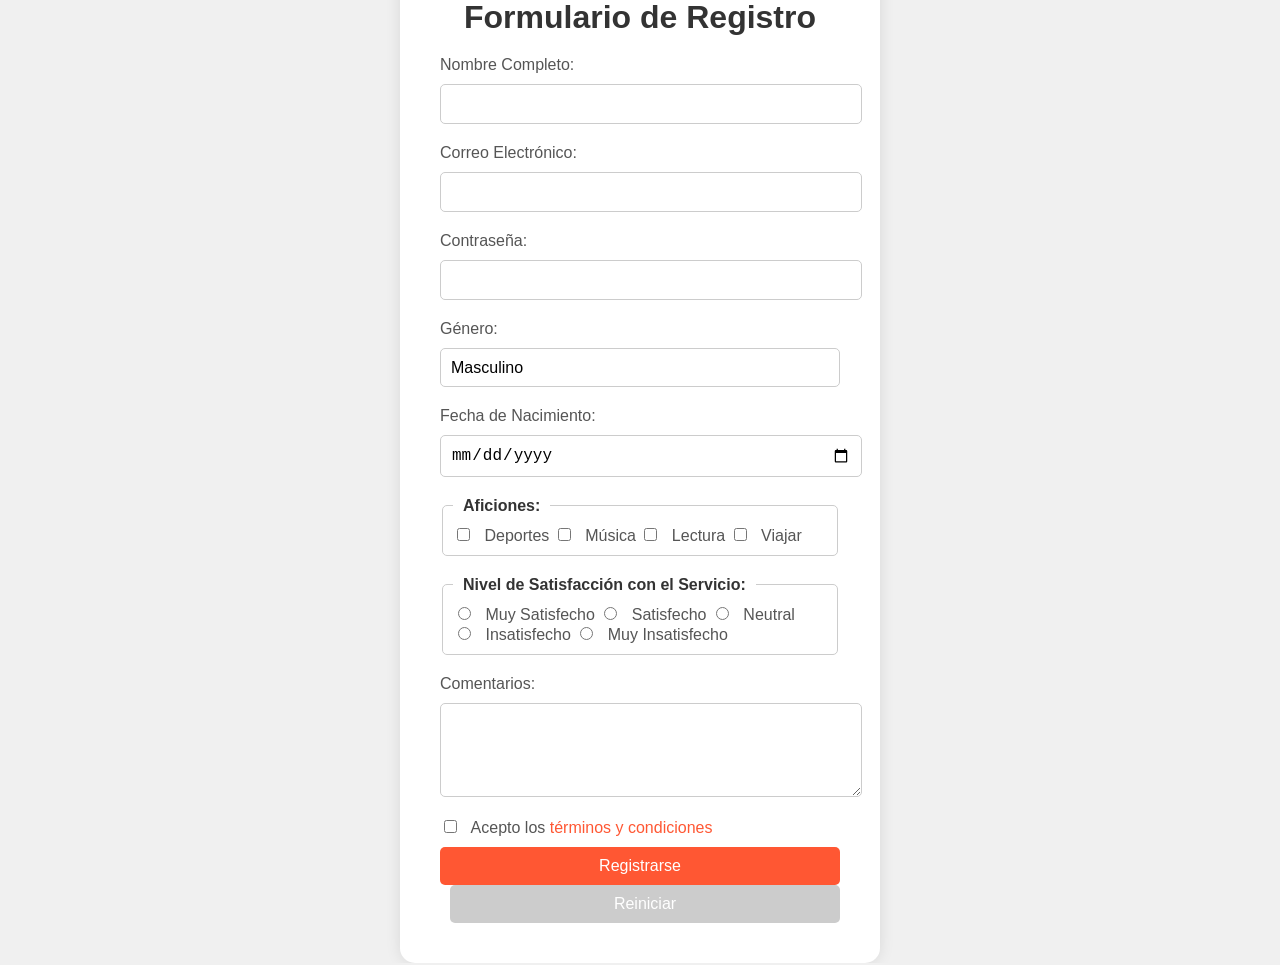
<file: formulario/formulario.html>
<!DOCTYPE html>
<html lang="es">
<head>
    <meta charset="UTF-8">
    <meta name="viewport" content="width=device-width, initial-scale=1.0">
    <title>Formulario de Registro</title>
    <link rel="stylesheet" href="FormClase2.css">
</head>
<body>

    <div class="form-container">
        <h1>Formulario de Registro</h1>

        <form action="#" method="POST">
            <!-- Nombre Completo -->
            <label for="nombre">Nombre Completo:</label>
            <input type="text" id="nombre" name="nombre" required>

            <!-- Correo Electrónico -->
            <label for="email">Correo Electrónico:</label>
            <input type="email" id="email" name="email" required>

            <!-- Contraseña -->
            <label for="password">Contraseña:</label>
            <input type="password" id="password" name="password" required>

            <!-- Selección de Género -->
            <label for="genero">Género:</label>
            <select id="genero" name="genero" required>
                <option value="masculino">Masculino</option>
                <option value="femenino">Femenino</option>
                <option value="otro">Otro</option>
            </select>

            <!-- Fecha de Nacimiento -->
            <label for="dob">Fecha de Nacimiento:</label>
            <input type="date" id="dob" name="dob" required>

            <!-- Aficiones -->
            <fieldset>
                <legend>Aficiones:</legend>

                <label for="aficion1">
                    <input type="checkbox" id="aficion1" name="aficiones" value="deportes">
                    Deportes
                </label>

                <label for="aficion2">
                    <input type="checkbox" id="aficion2" name="aficiones" value="musica">
                    Música
                </label>

                <label for="aficion3">
                    <input type="checkbox" id="aficion3" name="aficiones" value="lectura">
                    Lectura
                </label>

                <label for="aficion4">
                    <input type="checkbox" id="aficion4" name="aficiones" value="viajar">
                    Viajar
                </label>
            </fieldset>

            <!-- Nivel de Satisfacción -->
            <fieldset>
                <legend>Nivel de Satisfacción con el Servicio:</legend>

                <label for="satisfaccion1">
                    <input type="radio" id="satisfaccion1" name="satisfaccion" value="muy-satisfecho" required>
                    Muy Satisfecho
                </label>

                <label for="satisfaccion2">
                    <input type="radio" id="satisfaccion2" name="satisfaccion" value="satisfecho">
                    Satisfecho
                </label>

                <label for="satisfaccion3">
                    <input type="radio" id="satisfaccion3" name="satisfaccion" value="neutral">
                    Neutral
                </label>

                <label for="satisfaccion4">
                    <input type="radio" id="satisfaccion4" name="satisfaccion" value="insatisfecho">
                    Insatisfecho
                </label>

                <label for="satisfaccion5">
                    <input type="radio" id="satisfaccion5" name="satisfaccion" value="muy-insatisfecho">
                    Muy Insatisfecho
                </label>
            </fieldset>

            <!-- Comentarios -->
            <label for="comentarios">Comentarios:</label>
            <textarea id="comentarios" name="comentarios" rows="4"></textarea>

            <!-- Términos y Condiciones -->
            <label for="terminos">
                <input type="checkbox" id="terminos" name="terminos" required>
                Acepto los <a href="#">términos y condiciones</a>
            </label>

            <!-- Botones -->
            <button type="submit">Registrarse</button>
            <button type="reset">Reiniciar</button>
        </form>
    </div>

</body>
</html>
</file>
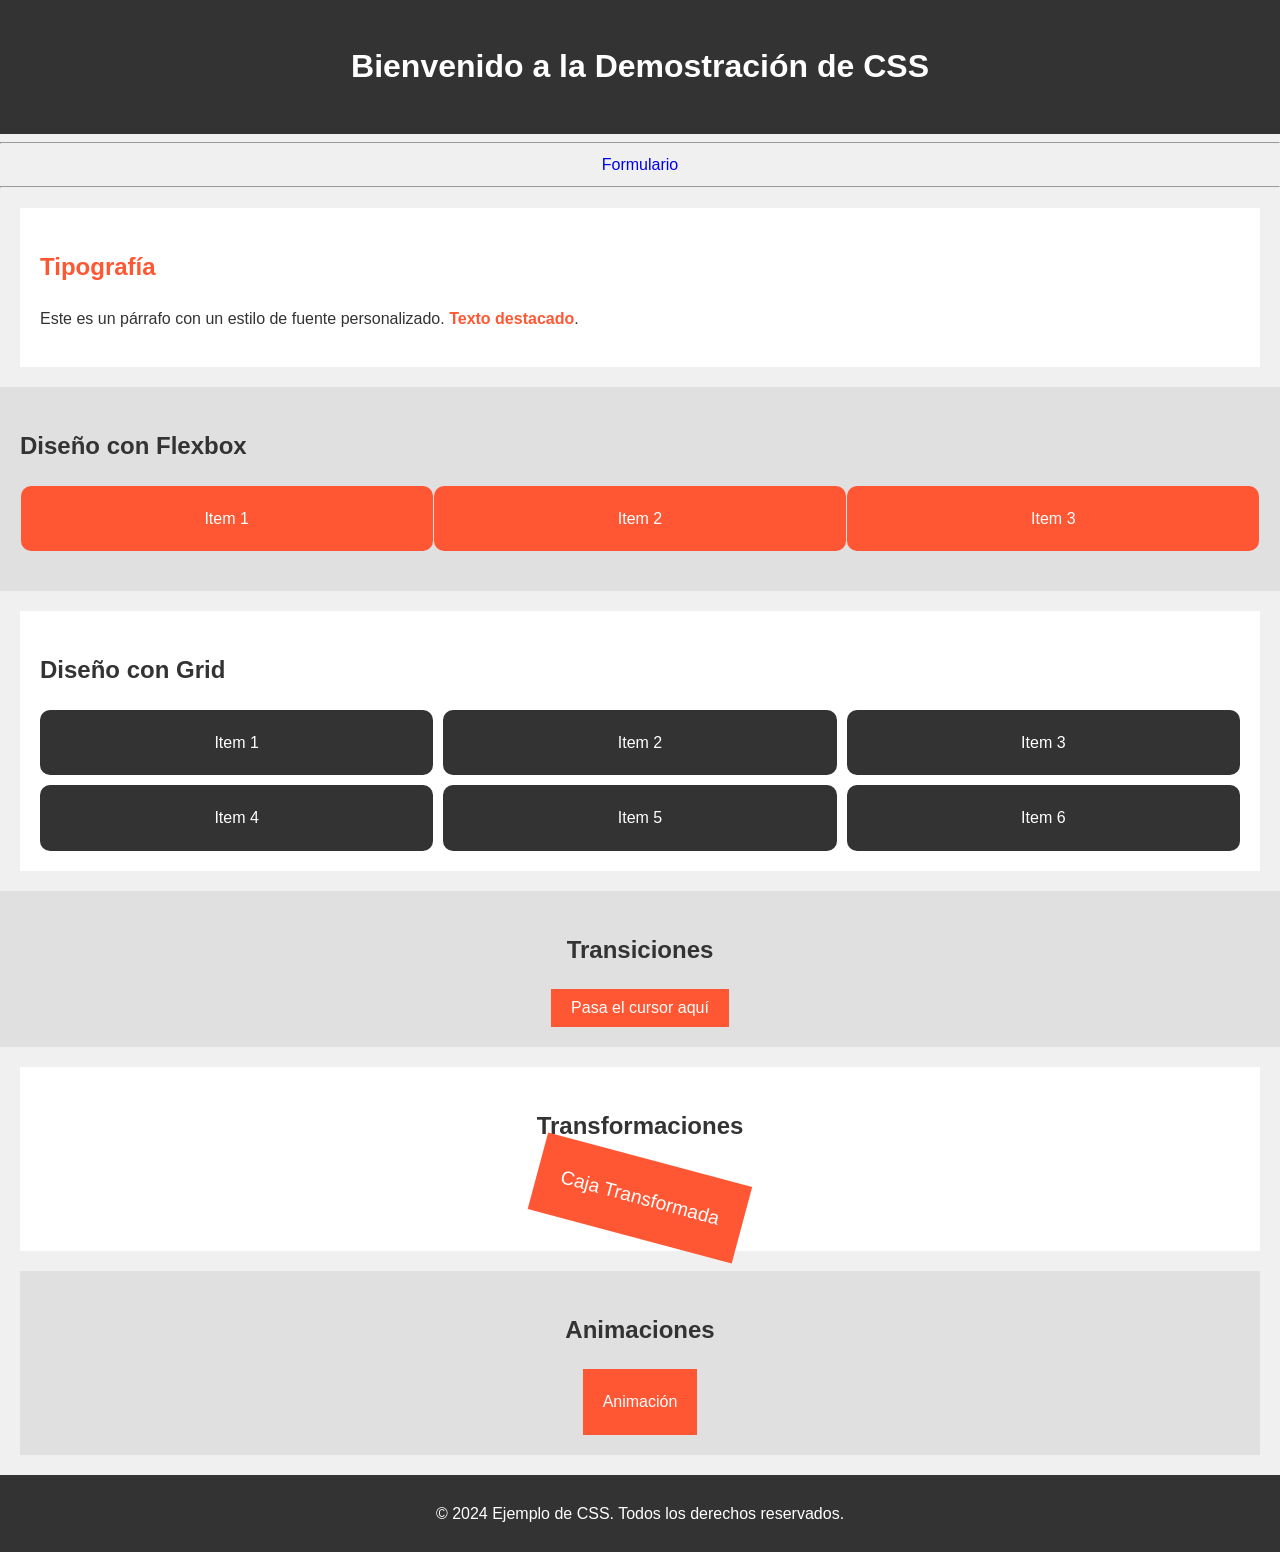
<file: grid/grid.html>
<!DOCTYPE html>
<html lang="es">
<head>
  <!----   Estándar de codificacion de caracteres       ----->
    <meta charset="UTF-8">
      <!----   Para que la página se adapte al dispositivo que vemos       ----->
    <meta name="viewport" content="width=device-width, initial-scale=1.0">
    <title>Demostración de Funcionalidades CSS</title>

</head>
<body>

    <header class="header">
        <h1>Bienvenido a la Demostración de CSS</h1>
    </header>
    <hr>
    <div class="navegador">
      <link rel="stylesheet" href="prueba2.css">  <a style="text-decoration:none" href="FormClase2.html" type="text/css" >Formulario</a>
    </div>
    <hr>
    <section class="typography-section">
        <h2>Tipografía</h2>
        <p>Este es un párrafo con un estilo de fuente personalizado. <span class="highlight">Texto destacado</span>.</p>
    </section>

    <section class="layout-section">
        <h2>Diseño con Flexbox</h2>
        <div class="flex-container">
            <div class="flex-item">Item 1</div>
            <div class="flex-item">Item 2</div>
            <div class="flex-item">Item 3</div>
        </div>
    </section>

    <section class="grid-section">
        <h2>Diseño con Grid</h2>
        <div class="grid-container">
            <div class="grid-item">Item 1</div>
            <div class="grid-item">Item 2</div>
            <div class="grid-item">Item 3</div>
            <div class="grid-item">Item 4</div>
            <div class="grid-item">Item 5</div>
            <div class="grid-item">Item 6</div>
        </div>
    </section>

    <section class="transitions-section">
        <h2>Transiciones</h2>
        <button class="transition-button">Pasa el cursor aquí</button>
    </section>

    <section class="transform-section">
        <h2>Transformaciones</h2>
        <div class="transform-box">Caja Transformada</div>
    </section>

    <section class="animations-section">
        <h2>Animaciones</h2>
        <div class="animated-box">Animación</div>
    </section>

    <footer class="footer">
        <p>&copy; 2024 Ejemplo de CSS. Todos los derechos reservados.</p>
    </footer>

</body>
</html>
</file>
<file: adivina-cancion/juego.css>
* {
  cursor: url("https://sweezy-cursors.com/wp-content/uploads/cursor/the-beatles/the-beatles-cursor-32x32.png"), auto;
  
}
.clickable {
  cursor: url("https://sweezy-cursors.com/wp-content/uploads/cursor/the-beatles/the-beatles-pointer-32x32.png"), pointer;
}

/* fondo*/
body {
    background: linear-gradient(160deg, #0a2a6e 0%, #1155b0 40%, #0e7fc2 70%, #14a8c4 100%);
    color: #fff;
    font-family: 'Lato', sans-serif;
    min-height: 100vh;
    margin: 0;
    padding: 20px;
    text-align: center;
    position: relative;
    overflow-x: hidden;
    
}

/* navegacion */
.navigation{
  background-color: #FFE030;
  color: rgb(25, 20, 20);
  text-align: center;
  font-family: 'Righteous', cursive;
  font-size: 20px;
  font-weight: 100;
  word-spacing: 2px;  
}

/* titulo principal */
h1 {
    font-family: 'Righteous', cursive;
    font-size: 3.5rem;
    color: #FFE030;
    text-shadow:
        3px 3px 0px #d4a500,
        0 0 30px rgba(255, 224, 48, 0.4);
    margin: 10px 0 20px;
    letter-spacing: 2px;
}
/*
.barra {
   flex-grow: 1;
    height: 8px;
    background: #444;
    border-radius: 4px;
    cursor: pointer;
    position: relative;
}

.timer-bar {
  height: 100%;
    background: #007bff;
    border-radius: 4px;
    width: 0%;
}
*/
/* boton para reproducir la cancion */
#btn {
    background-color: #FFE030;
    color: rgb(25, 20, 20);
    border: none;
    padding: 10px 20px;
    font-size: 18px;
    font-family: 'Righteous', cursive;
    cursor: pointer;
    border-radius: 5px;
    margin-top: 20px;
    transition: background-color 0.3s ease;
}

#btn:hover {
    background-color: #d4a500;
}

/*input de la respuesta */
#respuesta input {
    padding: 1rem; 
    border-radius: 8px; 
    font-size: 1.1rem; 
    margin: 1rem 0;
}

.puntaje {
    display: inline-block;
    background: rgba(255, 224, 48, 0.12);
    border: 1px solid rgba(255, 224, 48, 0.3);
    color: #FFE030;
    font-size: 1.5rem;
    letter-spacing: 2px;
    padding: 5px 18px;
    border-radius: 20px;
    margin-top: 14px;

}

p {
    font-size: 1.2rem;
    margin-top: 20px;
}
</file>
<file: formulario/FormClase2.css>
/* Estilos básicos */
body {
    font-family: 'Arial', sans-serif;
    background-color: #f0f0f0;
    margin: 0;
    padding: 0;
    display: flex;
    justify-content: center;
    align-items: center;
    height: 100vh;
}

.form-container {
    background-color: #fff;
    padding: 40px;
    border-radius: 15px;
    box-shadow: 0 0 15px rgba(0,0,0,0.1);
    max-width: 400px;
    width: 100%;
}

h1 {
    text-align: center;
    color: #333;
    margin-bottom: 20px;
}

/* Estilos del formulario */
form {
    display: flex;
    flex-direction: column;
}

label {
    margin-bottom: 10px;
    color: #555;
}
/* Se ponen con coma para marcar más de un elemento con el mismo estilo */
input[type="text"], input[type="email"], input[type="password"], input[type="date"], select, textarea {
    width: 100%;
    padding: 10px;
    margin-bottom: 20px;
    border: 1px solid #ccc;
    border-radius: 5px;
    font-size: 16px;
}

select {
    appearance: none;
    background-color: #fff;
}

fieldset {
    border: 1px solid #ccc;
    border-radius: 5px;
    padding: 10px;
    margin-bottom: 20px;
}

legend {
    color: #333;
    padding: 0 10px;
    font-weight: bold;
}

input[type="checkbox"], input[type="radio"] {
    margin-right: 10px;
}

textarea {
    resize: vertical;
}

button {
    padding: 10px;
    background-color: #ff5733;
    color: #fff;
    border: none;
    border-radius: 5px;
    cursor: pointer;
    font-size: 16px;
}

button[type="reset"] {
    background-color: #ccc;
    margin-left: 10px;
}

button:hover {
    background-color: #333;
}

/* Enlaces */
a {
    color: #ff5733;
    text-decoration: none;
}

a:hover {
    text-decoration: underline;
}
</file>
<file: grid/prueba2.css>
/* Estilo básico y colores */
body {
  font-family: 'Arial', sans-serif;
  line-height: 1.6;
  color: #333;
  background-color: #f0f0f0;
  margin: 0;
  padding: 0;
}

/* Encabezado */
.header {
  background-color: #333;
  color: #fff;
  padding: 20px;
  text-align: center;
}

.navegador {
  font-family: 'Arial', sans-serif;
  text-align: center;
  color: #e78151;
  
  
}

/* Tipografía */
.typography-section {
  background-color: #fff;
  padding: 20px;
  margin: 20px;
}

.typography-section h2 {
  font-size: 24px;
  color: #ff5733;
}

.highlight {
  font-weight: bold;
  color: #ff5733;
}

/* Diseño con Flexbox */
.layout-section {
  padding: 20px;
  background-color: #e0e0e0;
}

.flex-container {
  display: flex;
  justify-content: space-around;
  align-items: center;
  margin: 20px 0;
}

.flex-item {
  background-color: #ff5733;
  color: #fff;
  padding: 20px;
  border-radius: 10px;
  text-align: center;
  width: 30%;
}

/* Diseño con Grid */
.grid-section {
  padding: 20px;
  background-color: #fff;
  margin: 20px;
}

.grid-container {
  display: grid;
  grid-template-columns: repeat(3, 1fr);
  gap: 10px;
}

.grid-item {
  background-color: #333;
  color: #fff;
  padding: 20px;
  text-align: center;
  border-radius: 10px;
}

/* Transiciones */
.transitions-section {
  padding: 20px;
  background-color: #e0e0e0;
  text-align: center;
}

.transition-button {
  background-color: #ff5733;
  color: #fff;
  border: none;
  padding: 10px 20px;
  font-size: 16px;
  cursor: pointer;
  transition: background-color 0.5s ease, transform 0.5s ease;
}

.transition-button:hover {
  background-color: #333;
  transform: scale(1.1);
}

/* Transformaciones */
.transform-section {
  padding: 20px;
  background-color: #fff;
  text-align: center;
  margin: 20px;
}

.transform-box {
  display: inline-block;
  background-color: #ff5733;
  color: #fff;
  padding: 20px;
  transform: rotate(15deg) scale(1.2);
  transition: transform 0.5s ease;
}

.transform-box:hover {
  transform: rotate(-15deg) scale(1);
}

/* Animaciones */
.animations-section {
  padding: 20px;
  background-color: #e0e0e0;
  text-align: center;
  margin: 20px;
}

@keyframes bounce {
  0%, 100% {
      transform: translateY(0);
  }
  50% {
      transform: translateY(-20px);
  }
}

.animated-box {
  display: inline-block;
  background-color: #ff5733;
  color: #fff;
  padding: 20px;
  animation: bounce 1s infinite;
}

/* Pie de página */
.footer {
  background-color: #333;
  color: #fff;
  padding: 10px;
  text-align: center;
}
</file>
